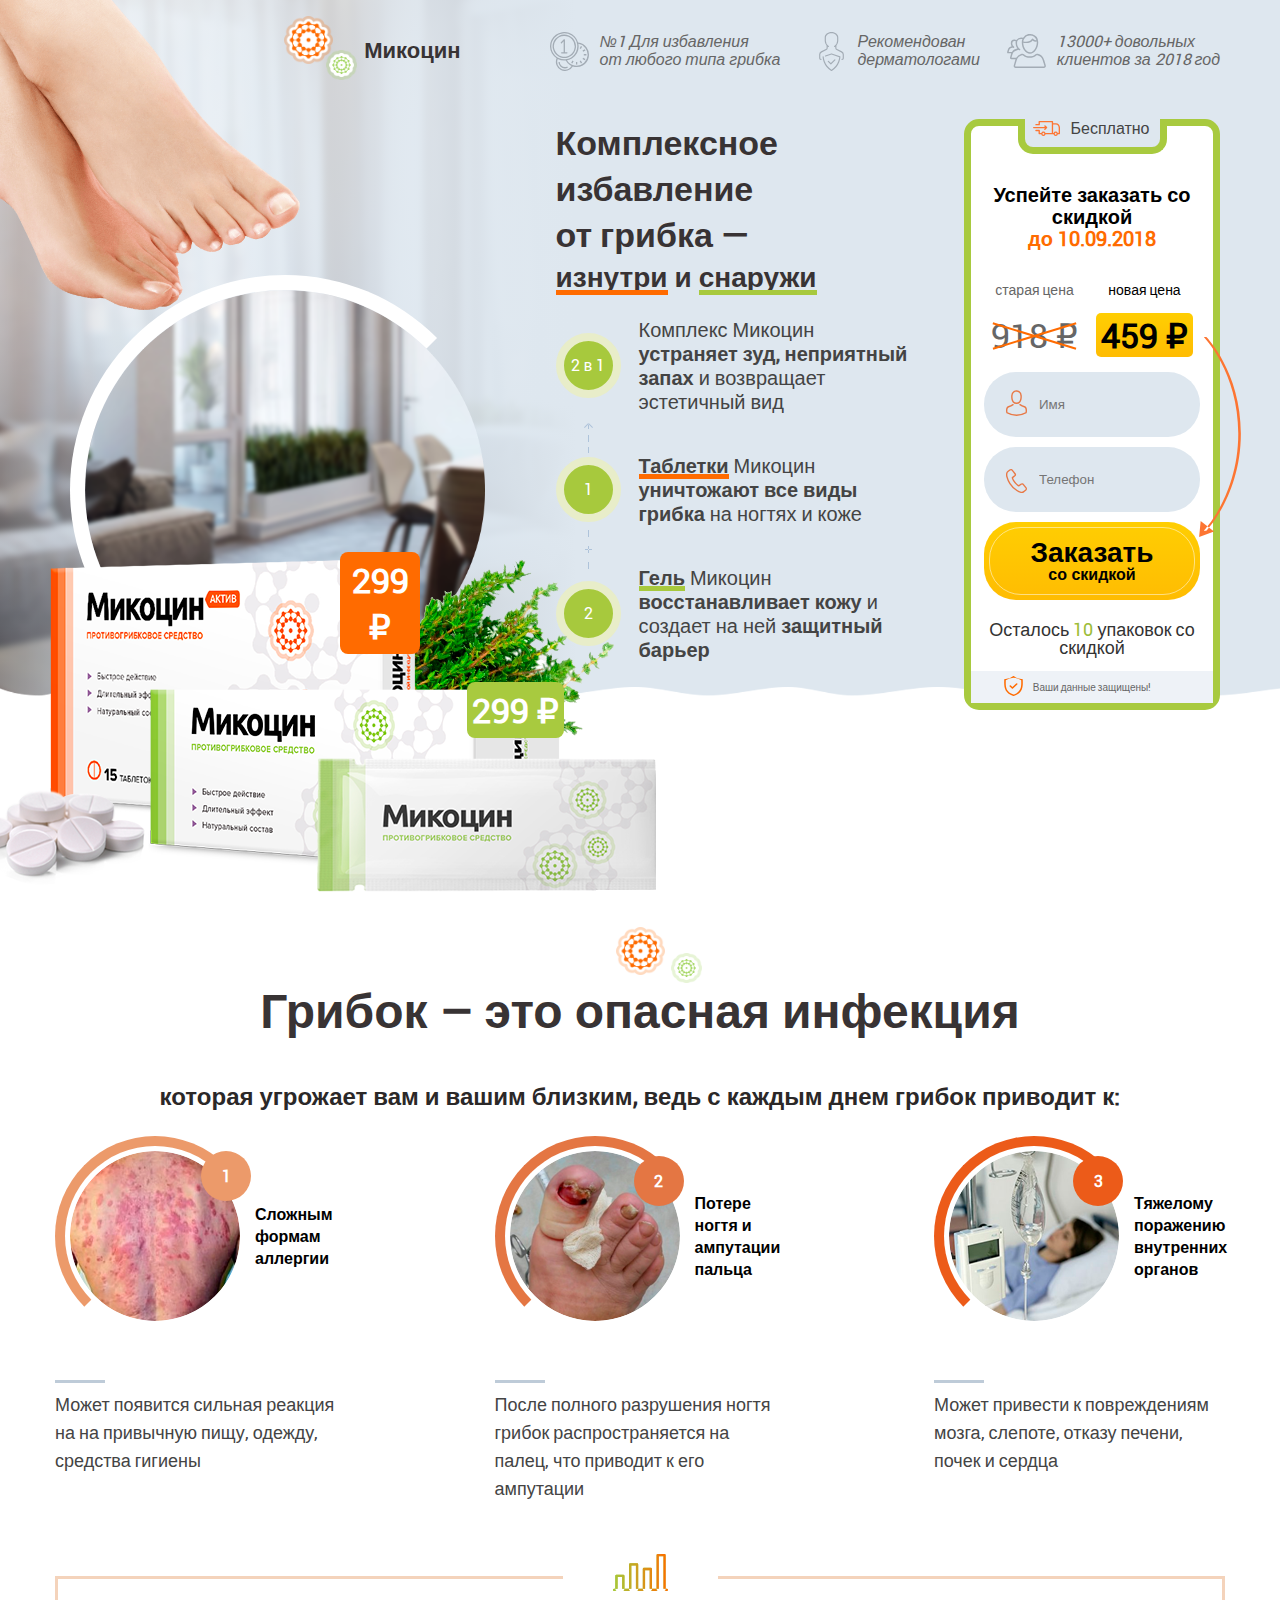
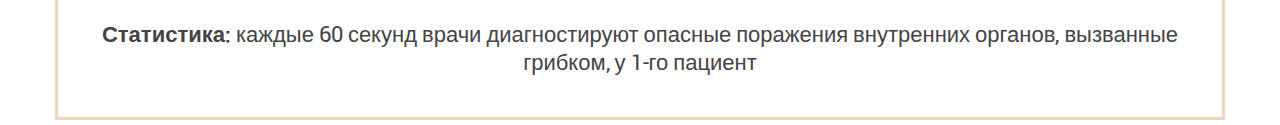
<file: index.html>
<!DOCTYPE html><html lang="en"><head><meta charset="UTF-8"><meta name="viewport" content="width=device-width, initial-scale=1.0"><title>Title</title><link rel="stylesheet" href="main.4629f636.css"></head><body> <header class="header"> <div class="header__container"> <div class="header__products header__products-big"> <img src="big-pack.6e04882f.png" alt=""> <p class="current-price-bigpack"> 299 </p> </div> <div class="header__products header__products-medium"> <img src="medium-pack.f28bb0c5.png" alt=""> <p class="current-price-mediumpack"> 299 </p> </div> <div class="header__products header__products-small"> <img src="small-pack.5cc56b77.png" alt=""> </div> <div class="header__products header__products-pills"> <img src="pills.37a90406.png" alt=""> </div> <div class="header__products header__products-bush"> <img src="bush.09dea9a2.png" alt=""> </div> <div class="header__top"> <div class="header__logo">Микоцин</div> <ul class="header__list"> <li class="header__list-item"> №1 Для избавления<br> от любого типа грибка </li> <li class="header__list-item"> Рекомендован<br> дерматологами </li> <li class="header__list-item"> 13000+ довольных<br> клиентов за 2018 год </li> </ul> </div> <div class="header__promo"> <div class="header__promo-tablets"> <div class="header__promo-circle"> </div> <div class="header__promo-circle-flat"> </div> </div> <div class="header__promo-small-width"> <div class="sm-pills-wrapper"> <img src="big-pack.6e04882f.png" alt=""> <p class="current-price-bigpack"> 299 </p> </div> <div class="sm-pills-wrapper"> <img src="medium-pack.f28bb0c5.png" alt=""> <p class="current-price-mediumpack"> 299 </p> </div> </div> <div class="header__promo-info"> <h1 class="header__promo-heading"> Комплексное избавление<br> от грибка — <span class="promo-small"> <span>изнутри</span> и <span>снаружи</span> </span> </h1> <ul class="header__promo-list"> <li class="header__promo-item"> <div class="header__promo-bullet">2 в 1</div> <p class="header__promo-text"> Комплекс Микоцин <span>устраняет зуд, неприятный запах</span> и возвращает эстетичный вид </p> </li> <li class="header__promo-item"> <div class="header__promo-bullet">1</div> <p class="header__promo-text"><span>Таблетки</span> Микоцин <span>уничтожают все виды грибка</span> на ногтях и коже</p> </li> <li class="header__promo-item"> <div class="header__promo-bullet">2</div> <p class="header__promo-text"> <span>Гель</span> Микоцин <span>восстанавливает кожу</span> и создает на ней <span>защитный барьер</span> </p> </li> </ul> </div> <div class="header__form-wrapper"> <div class="header__form-delivery">Бесплатно</div> <h2 class="header__form-heading"> Успейте заказать со скидкой <p>до 10.09.2018</p> </h2> <div class="header__form-prices"> <div class="header__form-old"> <p>старая цена</p> <p>918 ₽</p> </div> <div class="header__form-new"> <p>новая цена</p> <p>459 ₽</p> </div> </div> <form action="/" class="header__form"> <img class="input-icon input-icon-person" src="person-shape.466a9c1c.svg" alt="person icon"> <input class="header__form-input" type="text" name="name" placeholder="Имя" required> <img class="input-icon input-icon-phone" src="phone-shape.f42ba85f.svg" alt="phone icon"> <input class="header__form-input" type="number" name="phone" placeholder="Телефон" required> <button class="header__form-button" type="submit"> <div> Заказать <p>со скидкой</p> </div> </button> </form> <div class="header__form-count"> Осталось <span>10</span> упаковок со скидкой </div> <div class="header__form-privacy"> Ваши данные защищены! </div> </div> </div> </div>  </header> <main class="main"> <section class="descrip"> <div class="descrip__heading"> <h2> Грибок – это опасная инфекция </h2> <p>которая угрожает вам и вашим близким, ведь с каждым днем грибок приводит к:</p> </div> <div class="descrip__patients-wrapper"> <article class="descrip__patients"> <div class="descrip__photo"> <img src="patient1.b2576b32.png" alt="patient"> <p>Сложным формам аллергии</p> </div> <div class="descrip__text"> <p>Может появится сильная реакция на на привычную пищу, одежду, средства гигиены </p> </div> </article> <article class="descrip__patients"> <div class="descrip__photo"> <img src="patient2.780ef201.png" alt="patient"> <p>Потере ногтя и ампутации пальца </p> </div> <div class="descrip__text"> <p>После полного разрушения ногтя грибок распространяется на палец, что приводит к его ампутации </p> </div> </article> <article class="descrip__patients"> <div class="descrip__photo"> <img src="patient3.1bc2a540.png" alt="patient"> <p> Тяжелому поражению внутренних органов </p> </div> <div class="descrip__text"> <p>Может привести к повреждениям мозга, слепоте, отказу печени, почек и сердца </p> </div> </article> </div> <article class="descrip__statistic"> <div> <img src="statistic-icon.bd432003.svg" alt="statistic icon"> </div> <p> <span>Статистика:</span> каждые 60 секунд врачи диагностируют опасные поражения внутренних органов, вызванные грибком, у 1-го пациент </p> </article> </section> </main> <script type="text/javascript" src="main.b2b0b56a.js"></script>
</body></html>
</file>
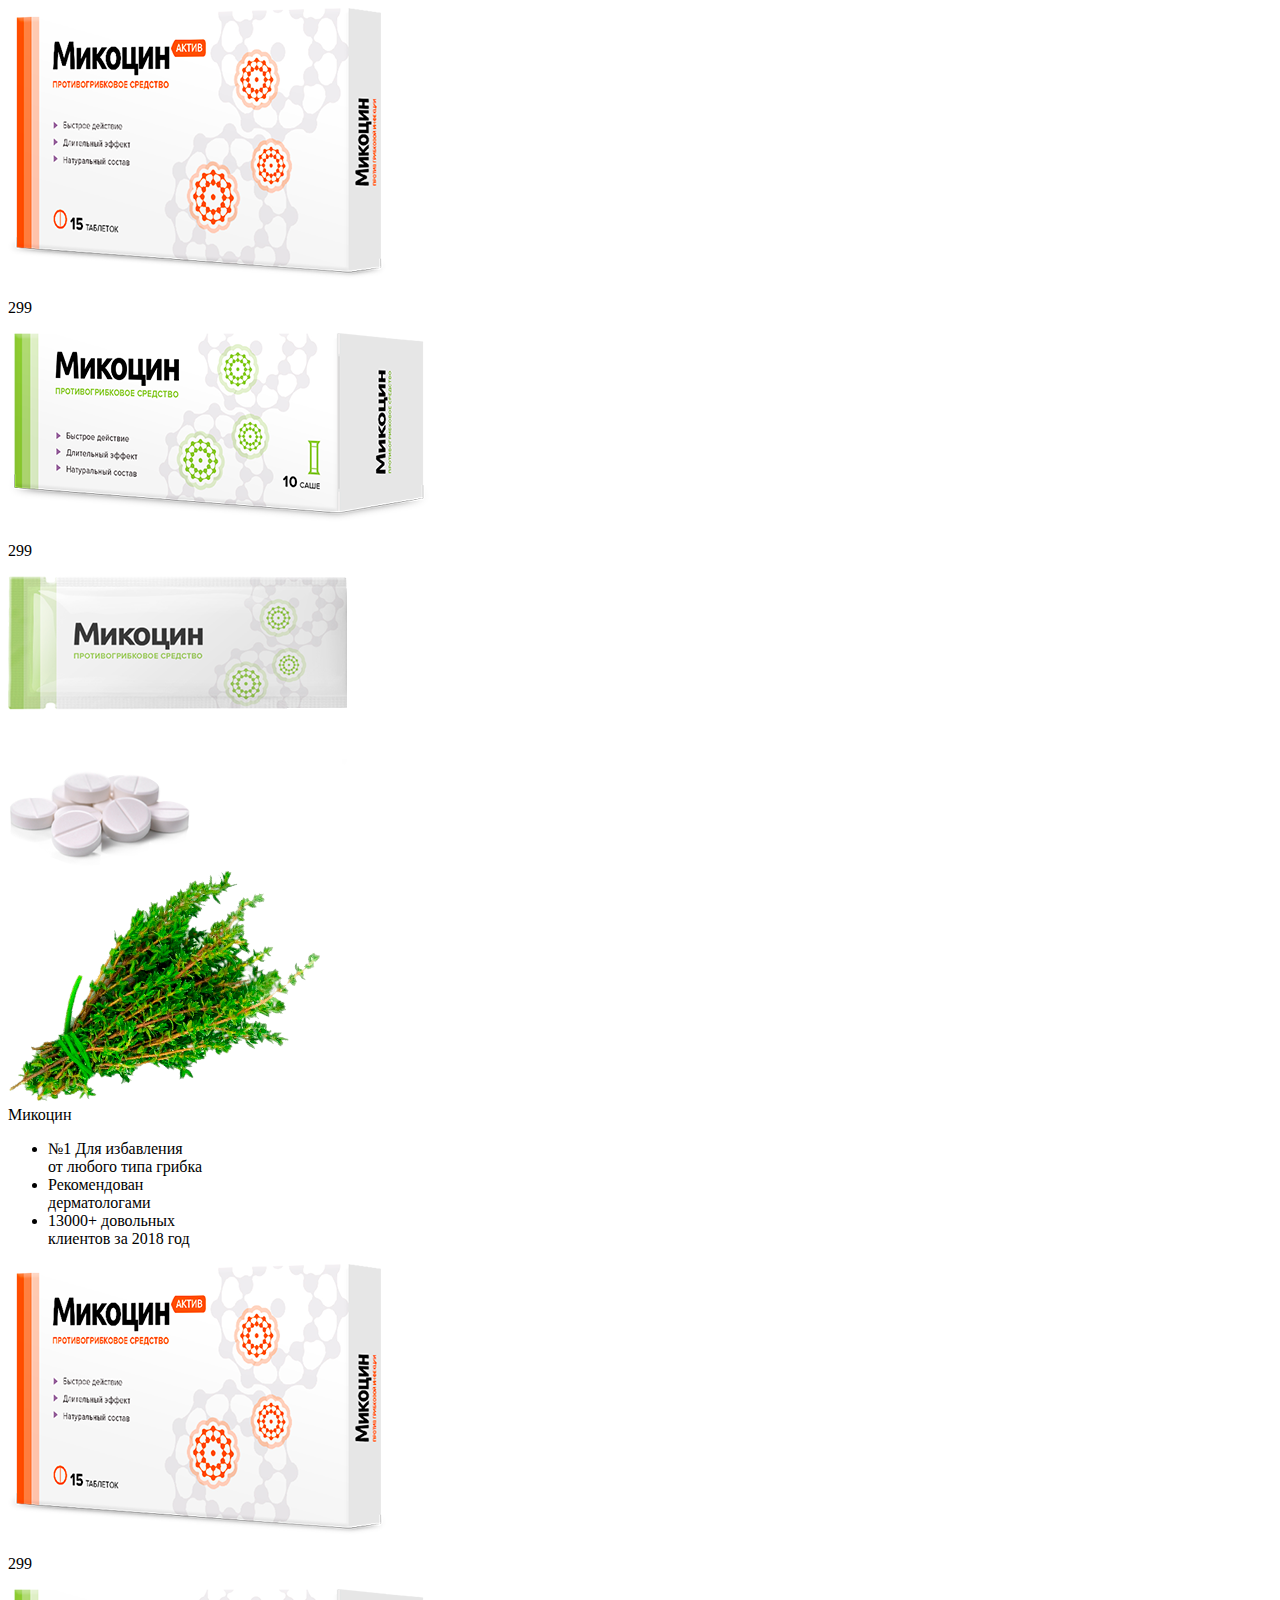
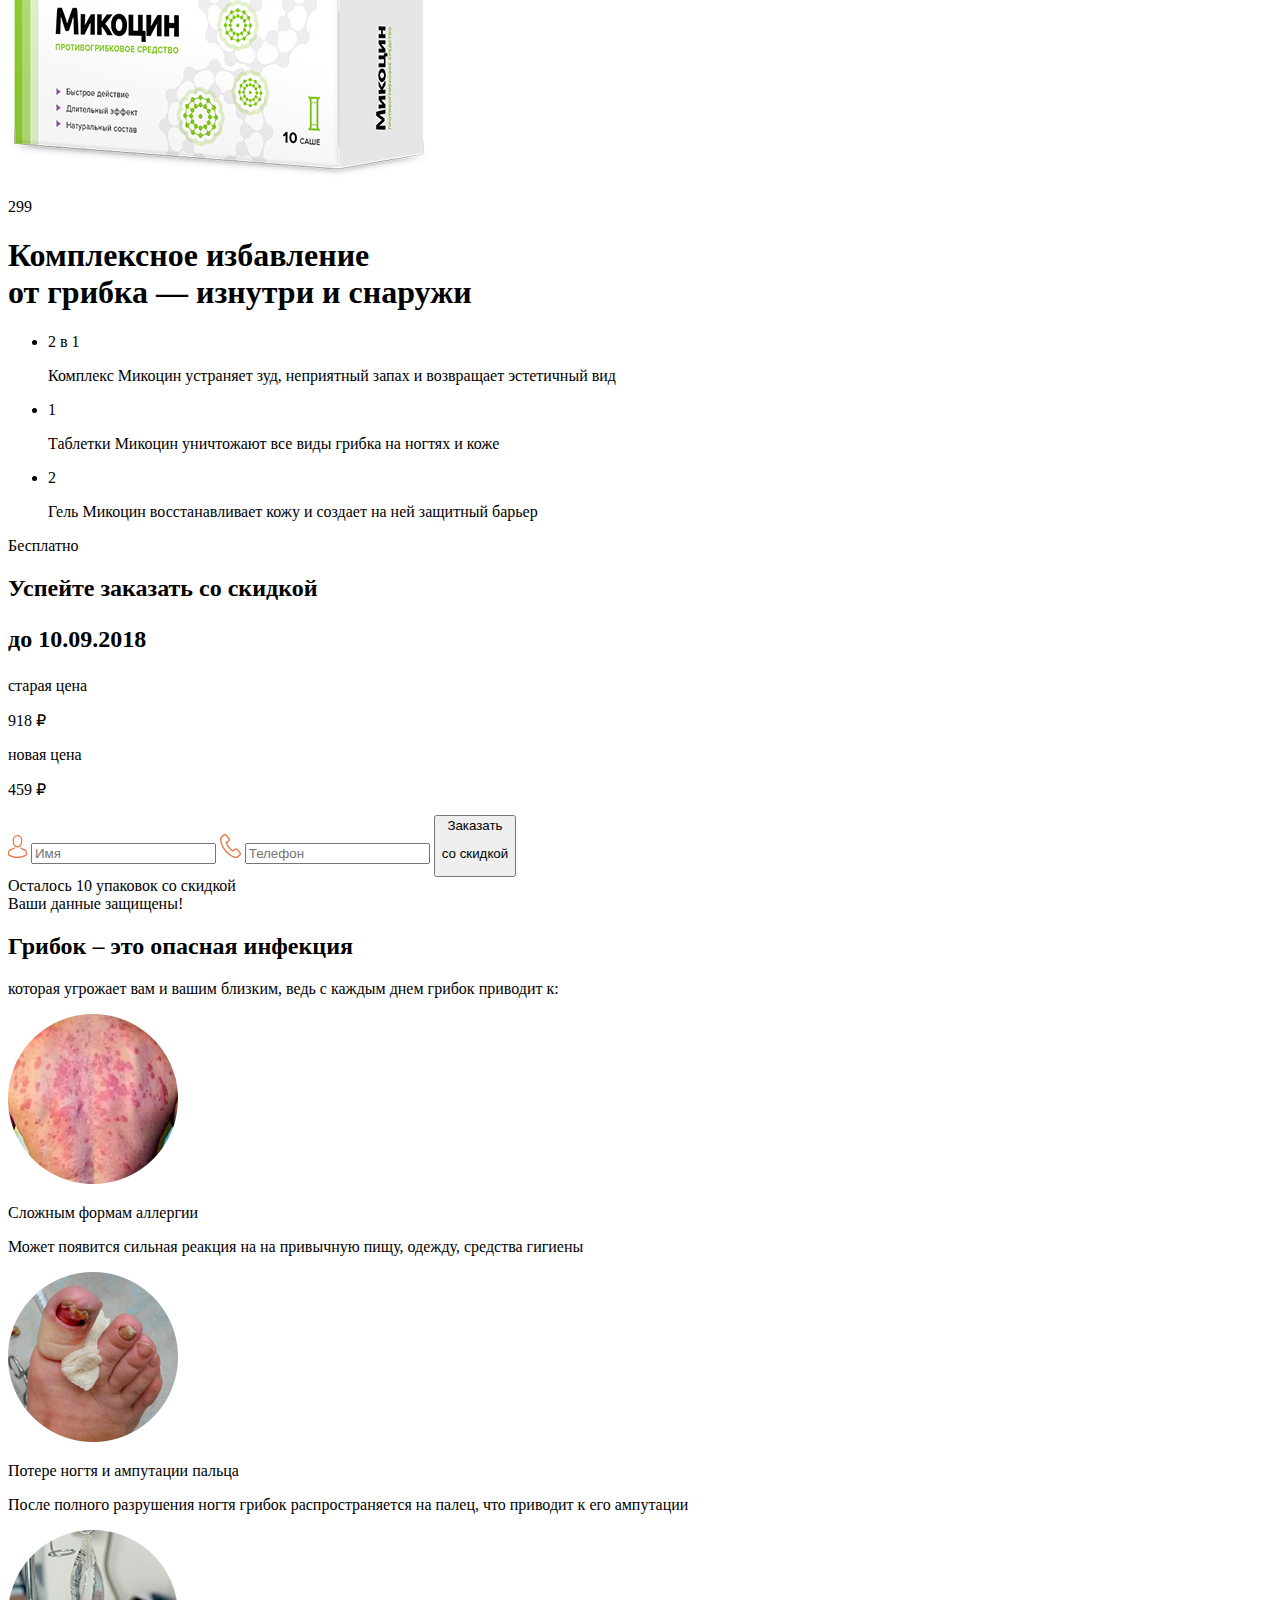
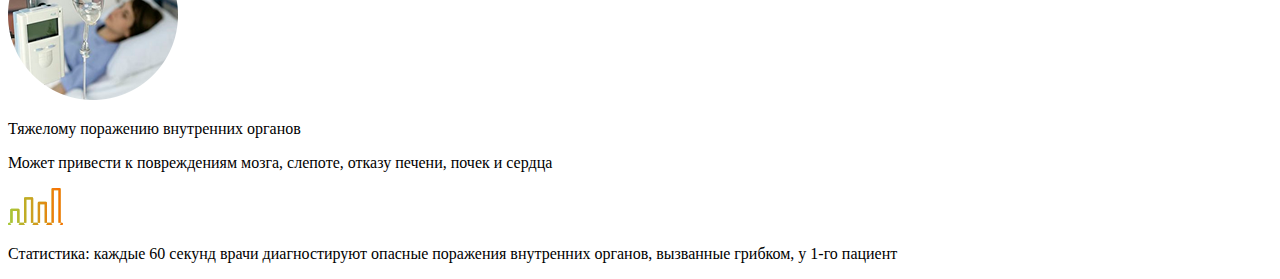
<file: src/index.html>
<!DOCTYPE html>
<html lang="en">

<head>
  <meta charset="UTF-8">
  <meta name="viewport" content="width=device-width, initial-scale=1.0">
  <title>Title</title>
  <link rel="stylesheet" href="./styles/main.scss">
</head>

<body>
  <header class="header">
    <div class="header__container">
      <div class="header__products header__products-big">
        <img src="./images/header/big-pack.png" alt="">
        <p class="current-price-bigpack">
          299
        </p>
      </div>
      <div class="header__products header__products-medium">
        <img src="./images/header/medium-pack.png" alt="">
        <p class="current-price-mediumpack">
          299
        </p>
      </div>
      <div class="header__products header__products-small">
        <img src="./images/header/small-pack.png" alt="">
      </div>
      <div class="header__products header__products-pills">
        <img src="./images/header/pills.png" alt="">
      </div>
      <div class="header__products header__products-bush">
        <img src="./images/header/bush.png" alt="">
      </div>
      <div class="header__top">
        <div class="header__logo">Микоцин</div>
        <ul class="header__list">
          <li class="header__list-item">
            №1 Для избавления<br>
            от любого типа грибка
          </li>
          <li class="header__list-item">
            Рекомендован<br>
            дерматологами
          </li>
          <li class="header__list-item">
            13000+ довольных<br>
            клиентов за 2018 год
          </li>
        </ul>
      </div>
      <div class="header__promo">
        <div class="header__promo-tablets">
          <div class="header__promo-circle">
          </div>
          <div class="header__promo-circle-flat">

          </div>
        </div>
        <div class="header__promo-small-width">
          <div class="sm-pills-wrapper">
            <img src="./images/header/big-pack.png" alt="">
            <p class="current-price-bigpack">
              299
            </p>
          </div>
          <div class="sm-pills-wrapper">
            <img src="./images/header/medium-pack.png" alt="">
            <p class="current-price-mediumpack">
              299
            </p>
          </div>
        </div>
        <div class="header__promo-info">
          <h1 class="header__promo-heading">
            Комплексное
            избавление<br>
            от грибка —
            <span class="promo-small">
              <span>изнутри</span>
              и
              <span>снаружи</span>
            </span>
          </h1>
          <ul class="header__promo-list">
            <li class="header__promo-item">
              <div class="header__promo-bullet">2 в 1</div>
              <p class="header__promo-text">
                Комплекс Микоцин <span>устраняет
                  зуд, неприятный запах</span>
                и возвращает эстетичный вид
              </p>
            </li>
            <li class="header__promo-item">
              <div class="header__promo-bullet">1</div>
              <p class="header__promo-text"><span>Таблетки</span> Микоцин
                <span>уничтожают все виды грибка</span>
                на ногтях и коже</p>
            </li>
            <li class="header__promo-item">
              <div class="header__promo-bullet">2</div>
              <p class="header__promo-text">
                <span>Гель</span> Микоцин
                <span>восстанавливает кожу</span>
                и создает на ней <span>защитный
                  барьер</span>
              </p>
            </li>
          </ul>
        </div>
        <div class="header__form-wrapper">
          <div class="header__form-delivery">Бесплатно</div>
          <h2 class="header__form-heading">
            Успейте заказать
            со скидкой
            <p>до 10.09.2018</p>
          </h2>
          <div class="header__form-prices">
            <div class="header__form-old">
              <p>старая цена</p>
              <p>918 ₽</p>
            </div>
            <div class="header__form-new">
              <p>новая цена</p>
              <p>459 ₽</p>
            </div>
          </div>
          <form action="/" class="header__form">
            <img class="input-icon input-icon-person" src="./images/header/person-shape.svg" alt="person icon">
            <input class="header__form-input" type="text" name="name" placeholder="Имя" required>
            <img class="input-icon input-icon-phone" src="./images/header/phone-shape.svg" alt="phone icon">
            <input class="header__form-input" type="number" name="phone" placeholder="Телефон" required>
            <button class="header__form-button" type="submit">
              <div>
                Заказать
                <p>со скидкой</p>
              </div>
            </button>
          </form>
          <div class="header__form-count">
            Осталось <span>10</span> упаковок
            со скидкой
          </div>
          <div class="header__form-privacy">
            Ваши данные защищены!
          </div>
        </div>
      </div>
    </div>
    </div>
  </header>
  <main class="main">
    <section class="descrip">
      <div class="descrip__heading">
        <h2>
          Грибок – это опасная инфекция
        </h2>
        <p>которая угрожает вам и вашим близким, ведь с каждым днем грибок приводит к:</p>
      </div>
      <div class="descrip__patients-wrapper">
        <article class="descrip__patients">
          <div class="descrip__photo">
            <img src="./images/content/patient1.png" alt="patient">
            <p>Сложным
              формам
              аллергии</p>
          </div>
          <div class="descrip__text">
            <p>Может появится сильная реакция
              на на привычную пищу, одежду,
              средства гигиены
            </p>
          </div>
        </article>
        <article class="descrip__patients">
          <div class="descrip__photo">
            <img src="./images/content/patient2.png" alt="patient">
            <p>Потере ногтя
              и ампутации
              пальца
            </p>
          </div>
          <div class="descrip__text">
            <p>После полного разрушения ногтя
              грибок распространяется на палец,
              что приводит к его ампутации
            </p>
          </div>
        </article>
        <article class="descrip__patients">
          <div class="descrip__photo">
            <img src="./images/content/patient3.png" alt="patient">
            <p>
              Тяжелому поражению внутренних органов
            </p>
          </div>
          <div class="descrip__text">
            <p>Может привести к повреждениям
              мозга, слепоте, отказу печени, почек
              и сердца
            </p>
          </div>
        </article>
      </div>
      <article class="descrip__statistic">
        <div>
          <img src="./images/content/statistic-icon.svg" alt="statistic icon">
        </div>
        <p>
          <span>Статистика:</span> каждые 60 секунд врачи диагностируют опасные поражения внутренних органов,
          вызванные грибком, у 1-го пациент
        </p>
      </article>
    </section>
  </main>
  <script type="text/javascript" src="scripts/main.js"></script>
</body>

</html>
</file>
<file: main.4629f636.css>
@charset "UTF-8";h1{font-family:Roboto,sans-serif;font-weight:400}@font-face{font-family:Roboto;src:url(Roboto-Regular-webfont.1b7be813.woff) format("woff");font-weight:400;font-style:normal}.header{position:relative;min-height:787px;background-image:linear-gradient(90deg,rgba(222,231,239,.3),16%,#dee7ef 45%),url(bg.e8f73e27.png);background-repeat:no-repeat;background-size:cover}@media (max-width:964px){.header{background-image:none;background-color:#dee7ef}}.header:after{content:"";display:block;position:absolute;right:0;left:0;bottom:0;height:100px;background-image:url(downpart.27a5493f.png);background-repeat:no-repeat;background-size:cover}@media (max-width:964px){.header:after{display:none}}.header__container{position:relative;margin:0 auto;padding-top:30px;max-width:1170px;padding-right:10px}@media (max-width:1065px){.header__container{padding-left:10px}}.header__top{display:flex;justify-content:flex-end;align-items:center}@media (max-width:964px){.header__top{flex-direction:column;justify-content:flex-start;align-items:center}}.header__list{padding-left:139px;list-style:none;display:flex}@media (max-width:964px){.header__list{padding-left:0;margin-top:15px}}@media (max-width:730px){.header__list{flex-direction:column}}.header__list-item{position:relative;font-style:italic;line-height:1.13;color:#666}@media (max-width:730px){.header__list-item{font-size:18px}}@media (max-width:480px){.header__list-item{text-align:center}}@media (max-width:730px){.header__list-item br{display:none}}.header__list-item+.header__list-item{margin-left:77px}@media (max-width:730px){.header__list-item+.header__list-item{margin-left:0;margin-top:20px}}@media (max-width:480px){.header__list-item+.header__list-item,.header__list-item:first-child{margin-top:50px}}.header__list-item:first-child:before,.header__list-item:nth-child(2):before,.header__list-item:nth-child(3):before{content:"";position:absolute;width:39px;height:39px;background-repeat:no-repeat;background-size:contain;background-position:50%;left:-50px}@media (max-width:480px){.header__list-item:first-child:before,.header__list-item:nth-child(2):before,.header__list-item:nth-child(3):before{left:50%;margin-left:-19.5px;top:-41px}}.header__list-item:first-child:before{background-image:url(top-icon1.ed3c25e8.svg)}.header__list-item:nth-child(2):before{background-image:url(top-icon2.72350b75.svg);left:-45px}@media (max-width:480px){.header__list-item:nth-child(2):before{left:50%;margin-left:-19.5px;top:-41px}}.header__list-item:nth-child(3):before{background-image:url(top-icon3.6065708c.svg)}.header__logo{position:relative;font-size:22px;font-weight:900;line-height:1.82;color:#383334}.header__logo:after{top:-15px;left:-80px;width:49px;height:49px;background-image:url(logo-elem1.881f523b.png)}.header__logo:after,.header__logo:before{content:"";position:absolute;background-repeat:no-repeat;background-size:contain;background-position:50%}.header__logo:before{width:31px;height:31px;left:-38px;bottom:-10px;background-image:url(logo-elem2.bb862e2a.png)}.header__promo{display:flex;justify-content:space-between}@media (max-width:964px){.header__promo{flex-wrap:wrap}}@media (max-width:690px){.header__promo{display:block}}.header__promo-tablets{position:relative;display:flex;justify-content:center;align-items:center;bottom:-100px;width:470px}@media (max-width:1065px){.header__promo-tablets{display:none}}.header__promo-tablets:before{content:"";position:absolute;z-index:2;height:650px;width:650px;top:-226px;left:-150px;background-image:url(foots.36fe4379.png);background-repeat:no-repeat;background-size:contain;background-position:50%}@media (max-width:1377px){.header__promo-tablets:before{width:400px;height:400px}}.header__promo-circle{position:absolute;width:550px;height:550px;border-radius:50%;border-bottom:30px solid #fff;border-right:30px solid #fff;border-color:#fff transparent transparent #fff;border-style:solid;border-width:30px}@media (max-width:1377px){.header__promo-circle{width:400px;height:400px;border-bottom:15px solid #fff;border-right:15px solid #fff;border-color:#fff transparent transparent #fff;border-style:solid;border-width:15px}}.header__promo-circle-flat{width:530px;height:530px;background-image:url(circle-flat.0e0f3a1a.png);background-repeat:no-repeat;background-size:contain;background-position:50%}@media (max-width:1377px){.header__promo-circle-flat{width:400px;height:400px}}.header__promo-info{margin-top:49px;margin-right:10px}@media (max-width:964px){.header__promo-info{margin-top:0}}@media (max-width:690px){.header__promo-info{max-width:100%;text-align:center}}.header__promo-heading{margin-top:0;width:303px;font-size:34px;font-weight:900;color:#383334}@media (max-width:690px){.header__promo-heading{margin:0 auto}}.header__promo-list{list-style:none}@media (max-width:690px){.header__promo-list{margin-top:15px}}.header__promo-item{position:relative;display:flex;align-items:center;margin-bottom:40px}@media (max-width:690px){.header__promo-item{justify-content:center}}.header__promo-item:first-child:after{content:"";position:absolute;bottom:-157px;left:-17px;width:100px;height:150px;background-image:url(arrows.9934b9e9.svg);background-repeat:no-repeat;background-size:contain;background-position:50%}@media (max-width:690px){.header__promo-item:first-child:after{display:none}}.header__promo-item:nth-child(2) span:first-child:before{content:"";position:absolute;bottom:0;width:100%;height:5px;background-color:#ff6b00}.header__promo-item:nth-child(3) span:first-child:before{content:"";position:absolute;bottom:0;width:100%;height:5px;background-color:#a7c93d}.header__promo-bullet{min-width:49px;border:8px solid #e8edc9;border-radius:50%;line-height:49px;text-align:center;color:#fff;background-color:#a7c93d}.header__promo-text{width:280px;font-size:20px;line-height:1.2;color:#444;margin-left:18px}.header__promo-text span{position:relative;font-weight:700}.header__promo-small-width{display:none}@media (max-width:1065px){.header__promo-small-width{display:flex;flex-direction:column;justify-content:center}}@media (max-width:964px){.header__promo-small-width{margin-top:30px;flex-direction:row;justify-content:center;flex-basis:100%;align-items:flex-end}}.header__form{position:relative;display:flex;flex-direction:column;padding:0 13px}.header__form-input{cursor:pointer;display:block;padding:25px 0 25px 55px;border-radius:32px;border:none;outline:none;background-color:#dee7ef;margin-bottom:10px}.header__form-wrapper{z-index:3;margin-top:49px;box-sizing:border-box;position:relative;max-width:256px;height:fit-content;padding-top:58px;border:7px solid #a8ca3f;border-radius:15px;background-color:#fff}@media (max-width:964px){.header__form-wrapper{max-width:100%;margin-top:0}}.header__form-button{cursor:pointer;padding:5px;font-size:28px;font-weight:700;line-height:1;text-align:center;border-radius:32px;border:none;outline:none;background-image:linear-gradient(0deg,#ffbc02,#ffce02)}.header__form-button div{padding:11px;border:1px solid hsla(0,0%,100%,.5);border-radius:32px}.header__form-button p{font-size:16px}.header__form-delivery{position:absolute;width:125px;padding-bottom:10px;padding-right:10px;border:7px solid #a8ca3f;border-top:none;border-bottom-left-radius:15px;border-bottom-right-radius:15px;top:-7px;left:50%;margin-left:-74.5px;text-align:right;background-color:#dee7ef;font-size:16px;line-height:1.13;color:#444}.header__form-delivery:before{content:"";position:absolute;width:27px;height:15px;left:8px;top:2px;background-image:url(delivery.e1e592a9.svg);background-repeat:no-repeat;background-size:contain;background-position:50%}.header__form-heading{margin-top:0;font-size:20px;line-height:1.1;text-align:center}.header__form-heading p{margin-top:0;color:#ff6b00}.header__form-prices{display:flex;justify-content:space-between;padding:0 20px;margin-bottom:15px}.header__form-old{display:inline-block;text-align:center;font-size:14px;line-height:1.3;color:#666}.header__form-old p{margin-top:14px}.header__form-old p:nth-child(2){position:relative;border-radius:5px;font-size:34px}.header__form-old p:nth-child(2):after,.header__form-old p:nth-child(2):before{content:"";position:absolute;width:100%;height:1.5px;background-color:#ff6b00}.header__form-old p:nth-child(2):before{top:50%;transform:rotate(17deg)}.header__form-old p:nth-child(2):after{top:50%;transform:translate(-100%) rotate(-17deg)}.header__form-new{position:relative;display:inline-block;text-align:center;font-size:14px;line-height:1.3}.header__form-new p{margin-top:14px}.header__form-new p:nth-child(2){padding:0 5px;border-radius:5px}.header__form-new:after,.header__form-new p:nth-child(2){background-image:linear-gradient(0deg,#ffbc02,#ffce02);font-size:34px;font-weight:900}.header__form-new:after{content:"";position:absolute;width:70px;height:200px;top:70px;right:-62px;background-image:url(form-arrow.59623e6a.svg);background-repeat:no-repeat;background-size:contain;background-position:50%}@media (max-width:1260px){.header__form-new:after{display:none}}.header__form-count{margin:20px 0 15px;font-size:18px;line-height:1;text-align:center;color:#333}.header__form-count span{color:#9dbd39}.header__form-privacy{position:relative;padding:10px;text-align:center;font-size:10px;line-height:1.21;color:#666;background-color:#eef2f7}.header__form-privacy:before{content:"";position:absolute;width:20px;height:20px;left:33px;bottom:7px;background-image:url(privacy.474d2fdf.svg);background-repeat:no-repeat;background-size:contain}.header__products{position:absolute}@media (max-width:1065px){.header__products{display:none}}.header__products-big{width:378px;height:271px;top:559px;left:-8px;z-index:3}@media (max-width:1065px){.header__products-big{width:200px;height:20px}}.header__products-medium{width:421px;height:189px;top:689px;left:94px;z-index:4}.header__products-small{top:758px;left:267px;z-index:5}.header__products-bush{top:559px;left:252px;z-index:2}@media (max-width:1160px){.header__products-bush{left:180px}}.header__products-pills{top:788px;left:-87px;z-index:5}@media (max-width:1189px){.header__products-pills{display:none}}.current-price-bigpack,.current-price-mediumpack{position:absolute;width:fit-content;padding:5px;font-size:34px;font-weight:900;color:#fff;text-align:center;border-radius:8px;background-color:#ff6b00;top:-7px;left:298px;z-index:5}.current-price-bigpack:after,.current-price-mediumpack:after{content:"₽"}@media (max-width:1065px){.current-price-bigpack,.current-price-mediumpack{display:none}}.current-price-mediumpack{background-color:#a8ca3f;top:-7px;left:323px}.current-price-mediumpack:after{content:"₽"}.promo-small{display:block;font-size:28px}.promo-small span:first-child,.promo-small span:nth-child(2){display:inline-block;position:relative}.promo-small span:first-child:before{content:"";position:absolute;bottom:0;width:100%;height:5px;background-color:#ff6b00}.promo-small span:nth-child(2):before{content:"";display:block;position:absolute;bottom:0;width:100%;height:5px;background-color:#a7c93d}.input-icon{position:absolute;width:21px;height:32px;top:0}.input-icon-person{top:15px;left:35px}.input-icon-phone{top:93px;left:35px}@media (max-width:1065px){.sm-pills-wrapper{width:200px}.sm-pills-wrapper img{width:100%}}.main{box-sizing:border-box;padding:150px 10px 5px}@media (max-width:964px){.main{padding:80px 10px 5px}}.descrip{max-width:1170px;margin:0 auto}.descrip__heading h2{position:relative;font-size:48px;font-weight:900;text-align:center;color:#383334}.descrip__heading h2:after,.descrip__heading h2:before{content:"";position:absolute;background-repeat:no-repeat;background-size:contain;background-position:50%}.descrip__heading h2:after{width:49px;height:49px;top:-50px;left:50%;margin-left:-24.5px;background-image:url(logo-elem1.881f523b.png)}.descrip__heading h2:before{width:31px;height:31px;top:-24px;left:54%;margin-left:-15.5px;background-image:url(logo-elem2.bb862e2a.png)}.descrip__heading p{margin-top:36px;font-size:24px;font-weight:700;line-height:1.17;text-align:center;color:#2b2828}.descrip__patients-wrapper{margin-top:26px;display:flex;justify-content:space-between}@media (max-width:909px){.descrip__patients-wrapper{flex-wrap:wrap;justify-content:center}}.descrip__patients{max-width:291px}@media (max-width:909px){.descrip__patients+.descrip__patients{margin-left:50px}}@media (max-width:909px){.descrip__patients{margin-bottom:40px}}.descrip__patients:nth-child(2) .descrip__photo p:after{content:"2";background-color:#e47643;top:-36px;left:-61px}.descrip__patients:nth-child(3) .descrip__photo p:after{content:"3";background-color:#ec5b19;top:-36px;left:-61px}.descrip__patients:nth-child(2) .descrip__photo img{border-bottom:10px solid #e47643;border-right:10px solid #e47643;border-color:#e47643 transparent transparent #e47643;border-style:solid;border-width:10px}.descrip__patients:nth-child(3) .descrip__photo img{border-bottom:10px solid #ec5b19;border-right:10px solid #ec5b19;border-color:#ec5b19 transparent transparent #ec5b19;border-style:solid;border-width:10px}.descrip__photo{display:flex;justify-content:space-between;align-items:center}.descrip__photo p{position:relative;width:96px;font-weight:700}.descrip__photo p:after{content:"";position:absolute;width:50px;height:50px;top:-52px;left:-54px;border-radius:50%;line-height:50px;text-align:center;color:#fff;font-weight:700;content:"1";background-color:#ec9a6a}.descrip__photo img{padding:5px;border-bottom:10px solid #ec9a6a;border-right:10px solid #ec9a6a;border-color:#ec9a6a transparent transparent #ec9a6a;border-style:solid;border-width:10px;border-radius:50%}.descrip__text{margin-top:54px;position:relative;font-size:18px;line-height:1.56;color:#444}.descrip__text:before{content:"";position:absolute;width:50px;height:3px;top:-10px;background-color:#becbd8}.descrip__statistic{position:relative;margin-top:74px;padding:41px 0;border:3px solid #f4d3bb}.descrip__statistic div{position:absolute;top:-25px;left:50%;margin-left:-77.5px;padding:0 50px;background-color:#fff}.descrip__statistic div img{width:55px;height:37px;object-fit:contain;object-position:center}.descrip__statistic p{font-size:22px;line-height:1.27;text-align:center;color:#444}.descrip__statistic span{font-weight:700;color:blacl}html{font-family:Roboto,sans-serif}body,div,html,li,p,ul{margin:0;padding:0}
/*# sourceMappingURL=main.4629f636.css.map */
</file>
